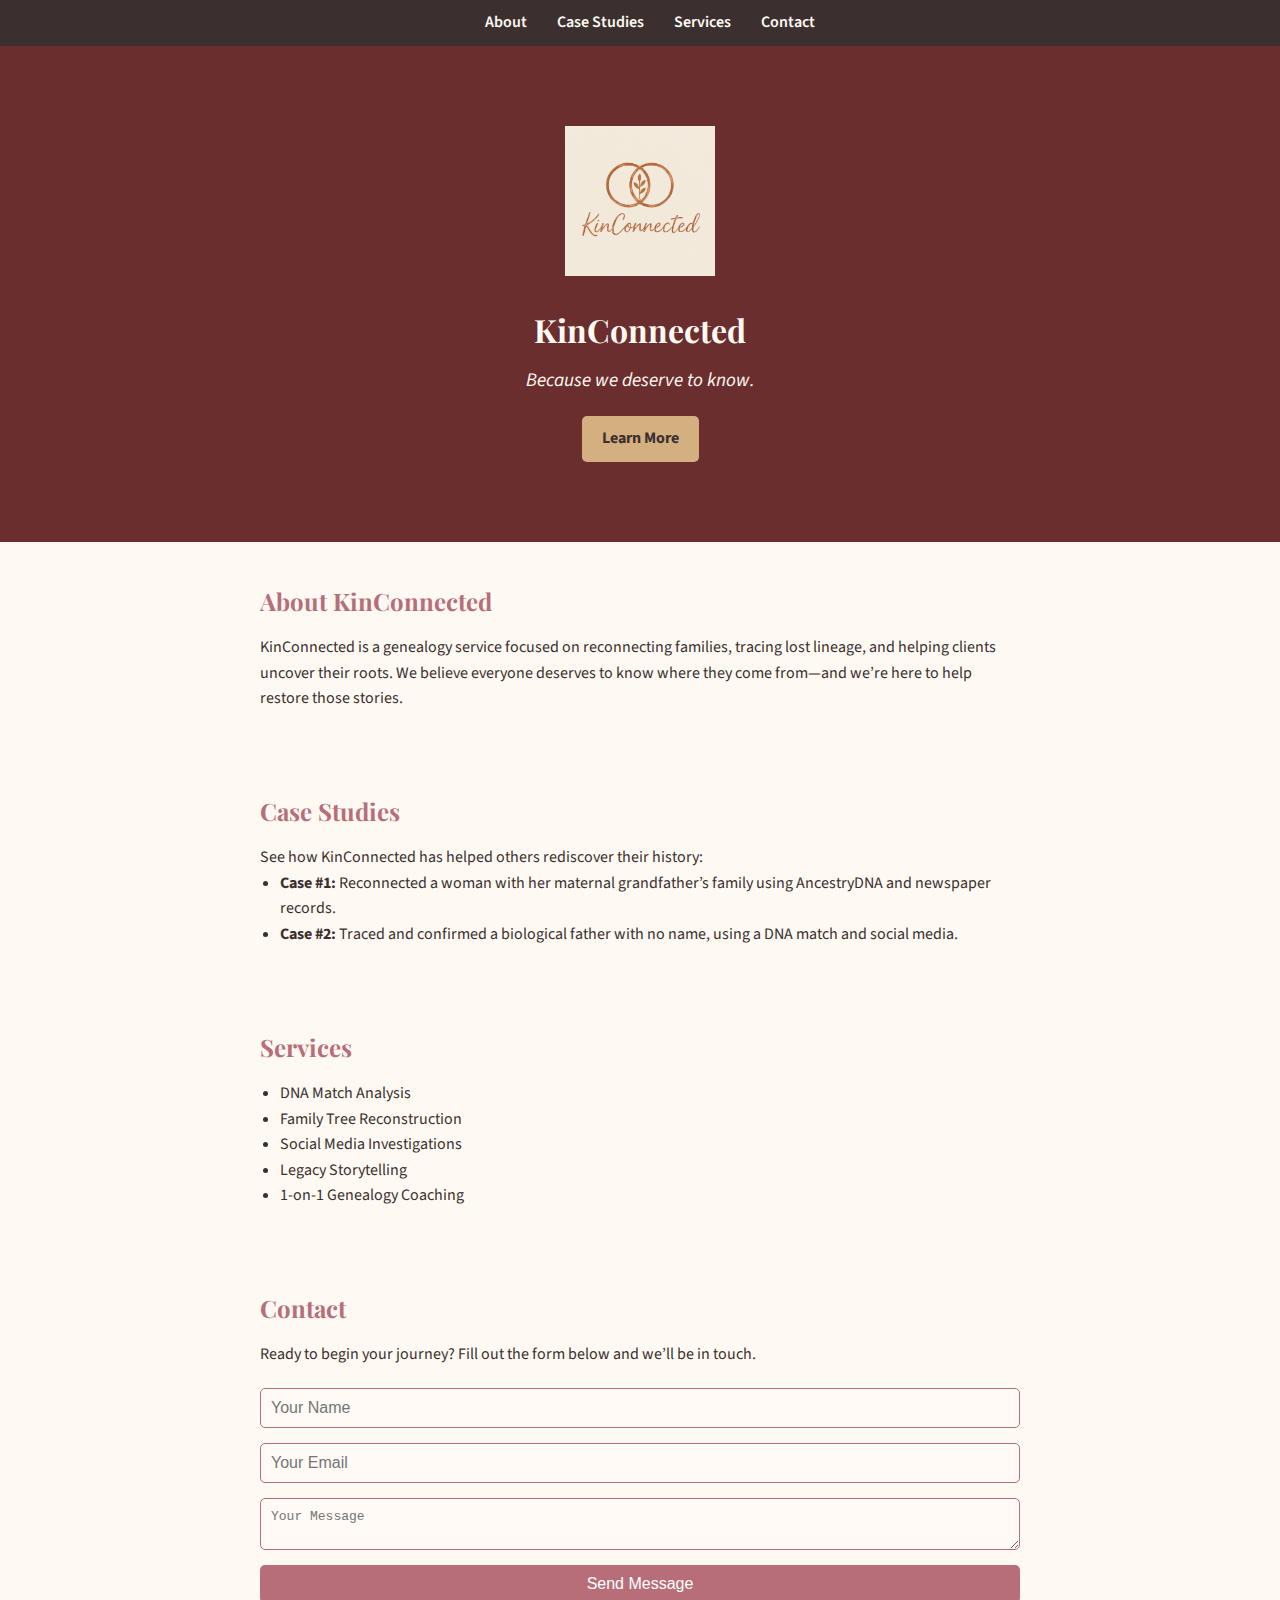
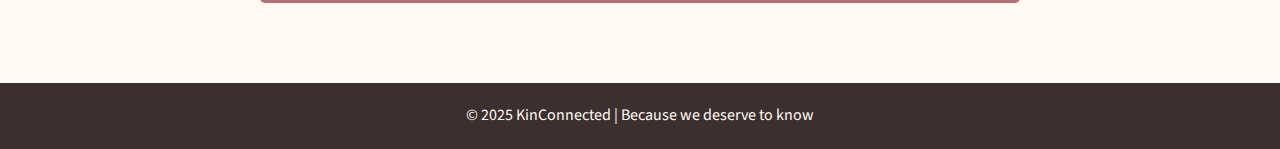
<file: index.html>
<!DOCTYPE html>
<html lang="en">
<head>
  <meta charset="UTF-8" />
  <meta name="viewport" content="width=device-width, initial-scale=1.0"/>
  <title>KinConnected | Restoring Our Stories</title>
  <link href="https://fonts.googleapis.com/css2?family=Playfair+Display:wght@500;700&family=Source+Sans+Pro:wght@400;600&display=swap" rel="stylesheet" />
<link rel="stylesheet" href="style.css" />
</head>
<body>
  <nav class="navbar">
  <ul>
    <li><a href="#about">About</a></li>
    <li><a href="case-studies.html">Case Studies</a></li>
    <li><a href="services.html">Services</a>

    <li><a href="#contact">Contact</a></li>
  </ul>
</nav>


  <header class="hero">
  <div class="hero-content">
    <img src="logo.png" alt="KinConnected Logo" class="logo" />
    <h1>KinConnected</h1>
<p class="tagline">Because we deserve to know.</p>
    <a href="#about" class="button">Learn More</a>
  </div>
</header>

  <section id="about">
    <h2>About KinConnected</h2>
    <p>KinConnected is a genealogy service focused on reconnecting families, tracing lost lineage, and helping clients uncover their roots. We believe everyone deserves to know where they come from—and we’re here to help restore those stories.</p>
  </section>

  <section id="cases">
    <h2>Case Studies</h2>
    <p>See how KinConnected has helped others rediscover their history:</p>
    <ul>
      <li><strong>Case #1:</strong> Reconnected a woman with her maternal grandfather’s family using AncestryDNA and newspaper records.</li>
      <li><strong>Case #2:</strong> Traced and confirmed a biological father with no name, using a DNA match and social media.</li>
    </ul>
  </section>

  <section id="services">
    <h2>Services</h2>
    <ul>
      <li>DNA Match Analysis</li>
      <li>Family Tree Reconstruction</li>
      <li>Social Media Investigations</li>
      <li>Legacy Storytelling</li>
      <li>1-on-1 Genealogy Coaching</li>
    </ul>
  </section>

  <section id="contact">
    <h2>Contact</h2>
    <p>Ready to begin your journey? Fill out the form below and we’ll be in touch.</p>
   <form action="https://formspree.io/f/meoarjpn" method="POST">
  <input type="text" name="name" placeholder="Your Name" required />
  <input type="email" name="email" placeholder="Your Email" required />
  <textarea name="message" placeholder="Your Message" required></textarea>
  <button type="submit">Send Message</button>
</form>

  </section>

  <footer>
    <p>© 2025 KinConnected | Because we deserve to know</p>
  </footer>

</body>
</html>
</file>
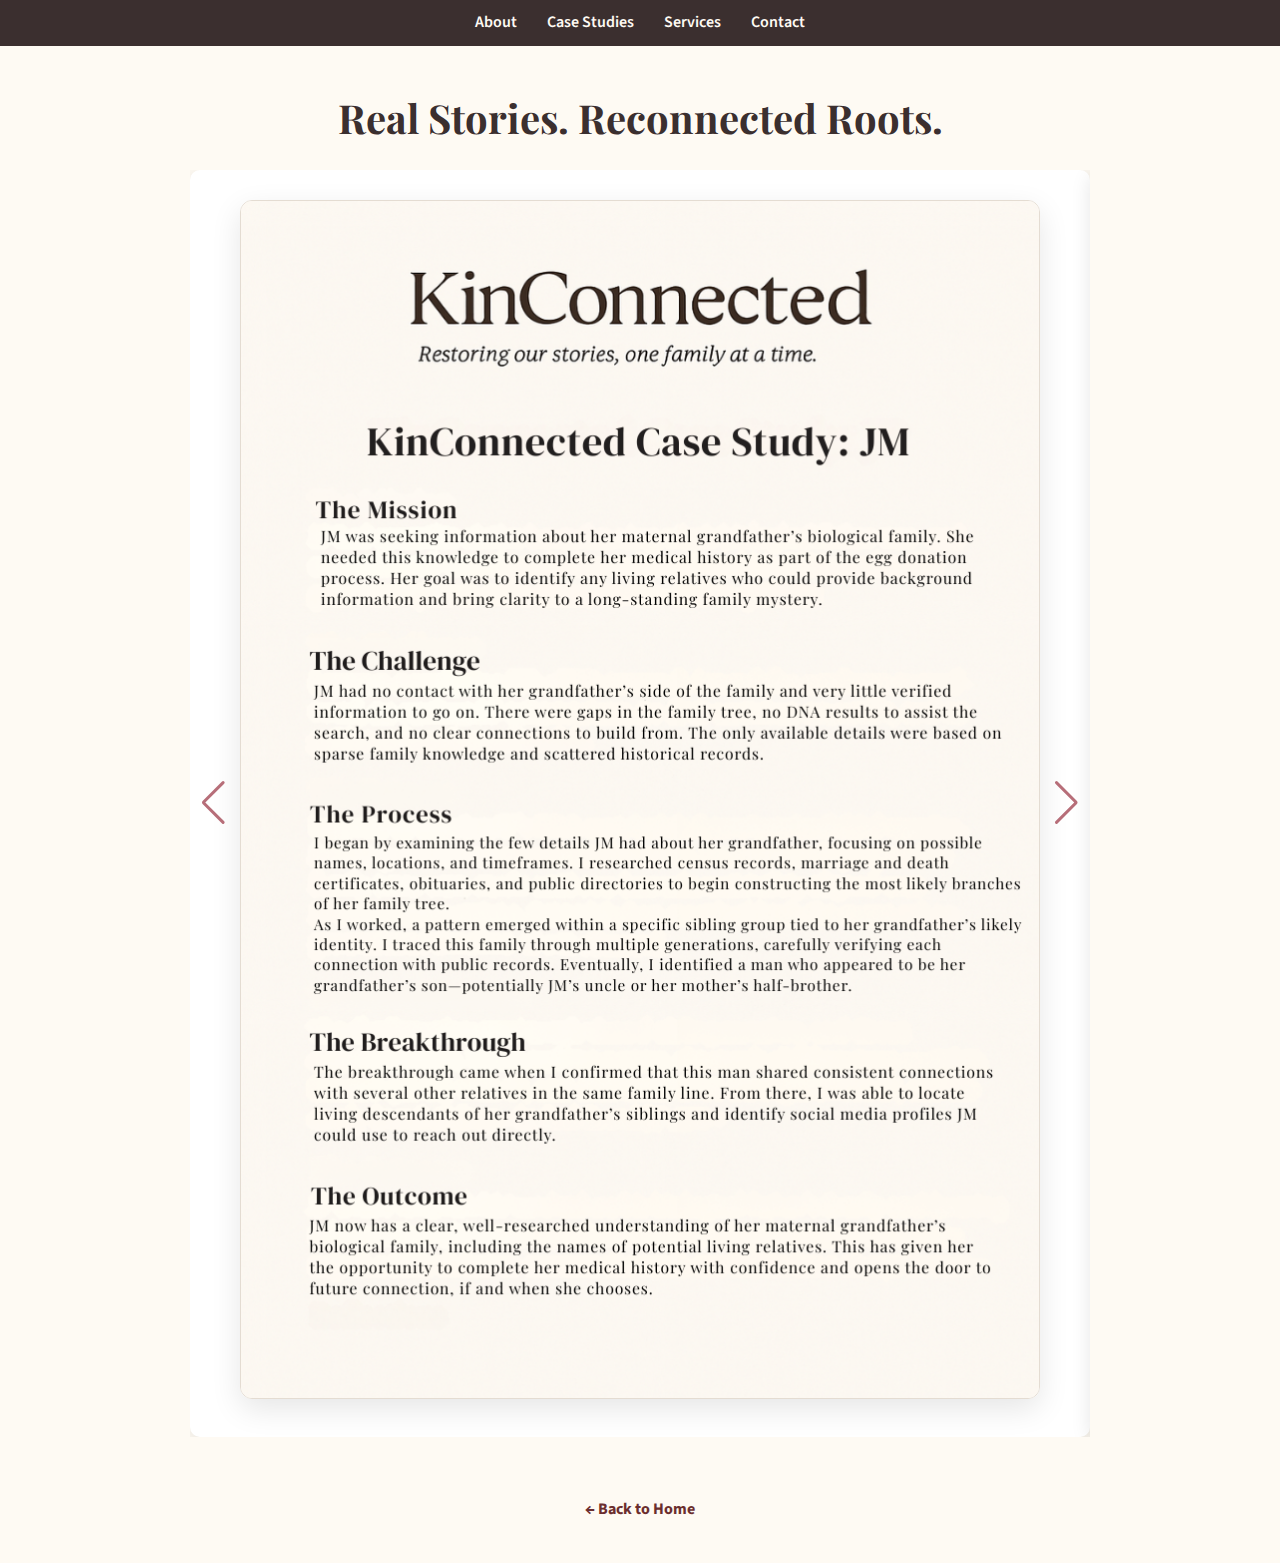
<file: case-studies.html>
<!DOCTYPE html>
<html lang="en">
<head>
  <meta charset="UTF-8" />
  <meta name="viewport" content="width=device-width, initial-scale=1.0"/>
  <title>Case Studies | KinConnected</title>
  <link href="https://fonts.googleapis.com/css2?family=Playfair+Display:wght@500;700&family=Source+Sans+Pro:wght@400;600&display=swap" rel="stylesheet" />
  <link rel="stylesheet" href="style.css" />
  <link rel="stylesheet" href="https://cdn.jsdelivr.net/npm/swiper@11/swiper-bundle.min.css" />
  <style>
    body {
      background: #fefaf3;
      color: #3b2f2f;
      font-family: 'Source Sans Pro', sans-serif;
    }

    h1 {
      font-family: 'Playfair Display', serif;
      text-align: center;
      margin: 40px 0 20px;
      font-size: 2.5em;
    }

    .swiper {
      width: 90%;
      max-width: 900px;
      margin: 0 auto 60px;
    }

    .swiper-slide {
      text-align: center;
      background: #fff;
      border-radius: 10px;
      box-shadow: 0 4px 20px rgba(0, 0, 0, 0.1);
      overflow: hidden;
    }

    .slide-image-wrapper {
      display: flex;
      justify-content: center;
      align-items: center;
      padding: 30px;
    }

    .slide-img {
      width: 100%;
      max-width: 800px;
      height: auto;
      object-fit: contain;
      border: 1px solid #e4dcd2;
      border-radius: 12px;
      box-shadow: 0 10px 30px rgba(0, 0, 0, 0.1);
      transition: transform 0.3s ease, box-shadow 0.3s ease;
    }

    .slide-img:hover {
      transform: scale(1.03);
      box-shadow: 0 16px 40px rgba(0, 0, 0, 0.2);
      cursor: zoom-in;
    }

    .swiper-button-next,
    .swiper-button-prev {
      color: #b76e79;
    }

    .back-link {
      display: block;
      text-align: center;
      margin-bottom: 40px;
      color: #6b2e2e;
      text-decoration: none;
      font-weight: bold;
    }

    nav.navbar {
      background: #3b2f2f;
      padding: 10px 0;
      text-align: center;
    }

    nav.navbar ul {
      list-style: none;
      display: flex;
      justify-content: center;
      gap: 30px;
      padding: 0;
      margin: 0;
    }

    nav.navbar a {
      color: #fefaf3;
      text-decoration: none;
      font-weight: 600;
    }

    nav.navbar a:hover {
      color: #d4af7f;
    }

    @media screen and (max-width: 600px) {
      h1 {
        font-size: 1.8em;
      }

      .slide-img {
        max-height: 300px;
      }
    }
  </style>
</head>
<body>
  <nav class="navbar">
    <ul>
      <li><a href="index.html#about">About</a></li>
      <li><a href="case-studies.html">Case Studies</a></li>
      <li><a href="services.html">Services</a>
      <li><a href="index.html#contact">Contact</a></li>
    </ul>
  </nav>

  <h1>Real Stories. Reconnected Roots.</h1>

  <div class="swiper">
    <div class="swiper-wrapper">
      <!-- Slide 1 -->
      <div class="swiper-slide">
        <div class="slide-image-wrapper">
          <a href="JM-case.png" target="_blank">
            <img src="JM-case.png" alt="KinConnected Case Study: JM" class="slide-img" />
          </a>
        </div>
      </div>

      <!-- Slide 2 -->
      <div class="swiper-slide">
        <div class="slide-image-wrapper">
          <a href="JP-case.png" target="_blank">
            <img src="JP-case.png" alt="KinConnected Case Study: JP" class="slide-img" />
          </a>
        </div>
      </div>
    </div>

    <!-- Arrows -->
    <div class="swiper-button-next"></div>
    <div class="swiper-button-prev"></div>
  </div>

  <a href="index.html" class="back-link">&larr; Back to Home</a>

  <script src="https://cdn.jsdelivr.net/npm/swiper@11/swiper-bundle.min.js"></script>
  <script>
    const swiper = new Swiper('.swiper', {
      loop: true,
      navigation: {
        nextEl: '.swiper-button-next',
        prevEl: '.swiper-button-prev',
      },
    });
  </script>
</body>
</html>
</file>
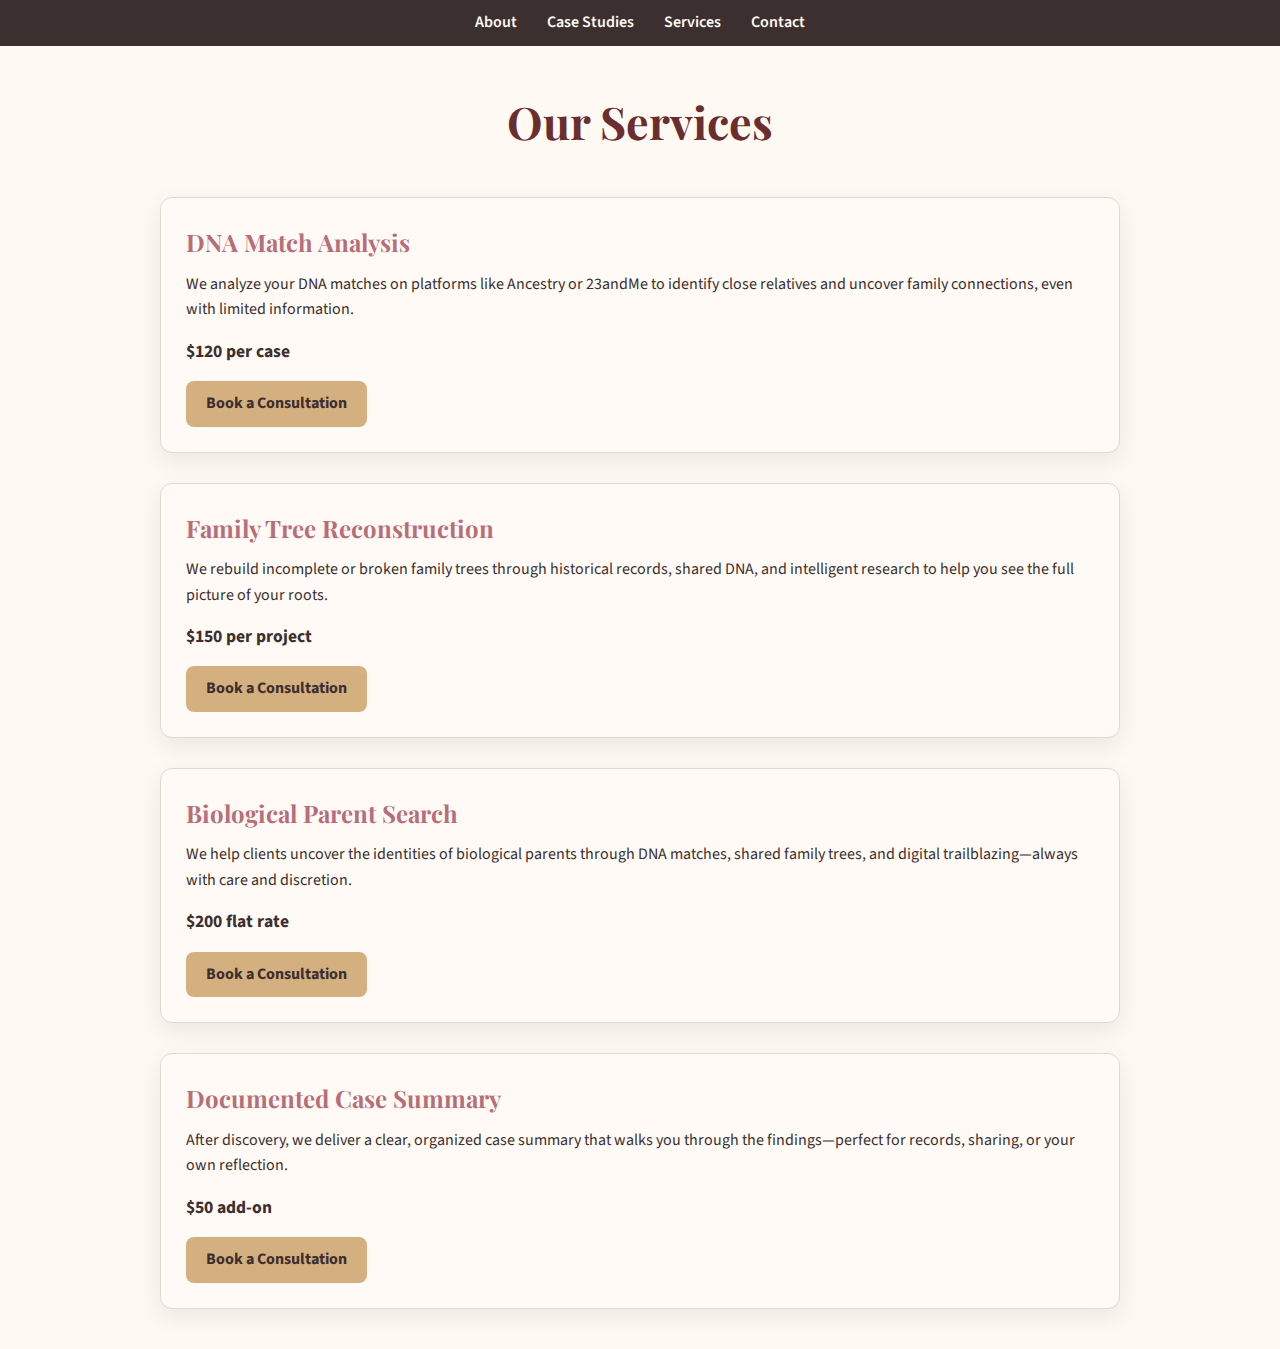
<file: services.html>
<!DOCTYPE html>
<html lang="en">
<head>
  <meta charset="UTF-8" />
  <meta name="viewport" content="width=device-width, initial-scale=1.0" />
  <title>Services | KinConnected</title>
  <link href="https://fonts.googleapis.com/css2?family=Playfair+Display:wght@500;700&family=Source+Sans+Pro:wght@400;600&display=swap" rel="stylesheet" />
  <link rel="stylesheet" href="style.css" />
  <style>
    body {
      background: #fefaf3;
      font-family: 'Source Sans Pro', sans-serif;
      color: #3b2f2f;
      margin: 0;
      padding: 0;
    }

    nav.navbar {
      background: #3b2f2f;
      padding: 10px 0;
      text-align: center;
    }

    nav.navbar ul {
      list-style: none;
      display: flex;
      justify-content: center;
      gap: 30px;
      padding: 0;
      margin: 0;
    }

    nav.navbar a {
      color: #fefaf3;
      text-decoration: none;
      font-weight: 600;
    }

    nav.navbar a:hover {
      color: #d4af7f;
    }

    .services-section {
      max-width: 1000px;
      margin: 40px auto;
      padding: 0 20px;
    }

    .services-section h1 {
      text-align: center;
      font-family: 'Playfair Display', serif;
      font-size: 2.8em;
      margin-bottom: 40px;
      color: #6b2e2e;
    }

    .service-card {
      background: #fffaf5;
      border: 1px solid #e0d9ce;
      border-radius: 12px;
      padding: 25px;
      margin-bottom: 30px;
      box-shadow: 0 8px 24px rgba(0, 0, 0, 0.08);
    }

    .service-card h2 {
      font-family: 'Playfair Display', serif;
      color: #b76e79;
      font-size: 1.5em;
      margin-bottom: 10px;
    }

    .service-card p {
      font-size: 1em;
      line-height: 1.6;
      margin-bottom: 15px;
    }

    .price {
      font-weight: bold;
      font-size: 1.1em;
      margin-bottom: 15px;
    }

    .book-btn {
      display: inline-block;
      background: #d4af7f;
      color: #3b2f2f;
      text-decoration: none;
      padding: 10px 20px;
      border-radius: 8px;
      font-weight: bold;
      transition: background 0.3s;
    }

    .book-btn:hover {
      background: #c29c6e;
    }

    @media screen and (max-width: 600px) {
      .services-section h1 {
        font-size: 2em;
      }
    }
  </style>
</head>
<body>
  <nav class="navbar">
    <ul>
      <li><a href="index.html#about">About</a></li>
      <li><a href="case-studies.html">Case Studies</a></li>
      <li><a href="services.html">Services</a></li>
      <li><a href="contact.html">Contact</a></li>
    </ul>
  </nav>

  <section class="services-section">
    <h1>Our Services</h1>

    <div class="service-card">
      <h2>DNA Match Analysis</h2>
      <p>We analyze your DNA matches on platforms like Ancestry or 23andMe to identify close relatives and uncover family connections, even with limited information.</p>
      <div class="price">$120 per case</div>
      <a href="contact.html" class="book-btn">Book a Consultation</a>
    </div>

    <div class="service-card">
      <h2>Family Tree Reconstruction</h2>
      <p>We rebuild incomplete or broken family trees through historical records, shared DNA, and intelligent research to help you see the full picture of your roots.</p>
      <div class="price">$150 per project</div>
      <a href="contact.html" class="book-btn">Book a Consultation</a>
    </div>

    <div class="service-card">
      <h2>Biological Parent Search</h2>
      <p>We help clients uncover the identities of biological parents through DNA matches, shared family trees, and digital trailblazing—always with care and discretion.</p>
      <div class="price">$200 flat rate</div>
      <a href="contact.html" class="book-btn">Book a Consultation</a>
    </div>

    <div class="service-card">
      <h2>Documented Case Summary</h2>
      <p>After discovery, we deliver a clear, organized case summary that walks you through the findings—perfect for records, sharing, or your own reflection.</p>
      <div class="price">$50 add-on</div>
      <a href="contact.html" class="book-btn">Book a Consultation</a>
    </div>
  </section>
</body>
</html>
</file>
<file: style.css>
/* Reset */
* {
  margin: 0;
  padding: 0;
  box-sizing: border-box;
}

body {
  font-family: 'Source Sans Pro', sans-serif;
  background: #fefaf3;
  color: #3b2f2f;
  line-height: 1.6;
}

h1, h2, h3 {
  font-family: 'Playfair Display', serif;
}

/* Hero Section */
.hero {
  background: #6b2e2e;
  color: #fefaf3;
  padding: 80px 20px;
  text-align: center;
}

.tagline {
  font-size: 1.2em;
  font-style: italic;
  margin-top: 10px;
}

.hero-content .button {
  display: inline-block;
  margin-top: 20px;
  background: #d4af7f;
  color: #3b2f2f;
  padding: 10px 20px;
  text-decoration: none;
  border-radius: 5px;
  font-weight: bold;
}

/* Sections */
section {
  padding: 40px 20px;
  max-width: 800px;
  margin: auto;
}

h2 {
  color: #b76e79;
  margin-bottom: 15px;
}

ul {
  list-style-type: disc;
  margin-left: 20px;
}

/* Contact Form */
form {
  display: flex;
  flex-direction: column;
  gap: 15px;
  margin-top: 20px;
}

form input, form textarea {
  padding: 10px;
  font-size: 1em;
  border: 1px solid #b76e79;
  border-radius: 5px;
  background: #fffaf5;
  color: #3b2f2f;
}

form button {
  background: #b76e79;
  color: #fff;
  border: none;
  padding: 10px;
  font-size: 1em;
  border-radius: 5px;
  cursor: pointer;
}

/* Footer */
footer {
  background: #3b2f2f;
  color: #fefaf3;
  text-align: center;
  padding: 20px;
  margin-top: 40px;
}

.logo {
  width: 150px;
  margin-bottom: 20px;
}

.navbar {
  background: #3b2f2f;
  padding: 10px 0;
  text-align: center;
}

.navbar ul {
  list-style: none;
  display: flex;
  justify-content: center;
  gap: 30px;
}

.navbar a {
  color: #fefaf3;
  text-decoration: none;
  font-weight: 600;
  font-family: 'Source Sans Pro', sans-serif;
}

.navbar a:hover {
  color: #d4af7f;
}

.slide-text h2 {
  font-family: 'Playfair Display', serif;
  color: #b76e79;
  margin-bottom: 10px;
}

.slide-text p {
  font-style: italic;
  font-size: 1.05em;
  color: #3b2f2f;
}
</file>
